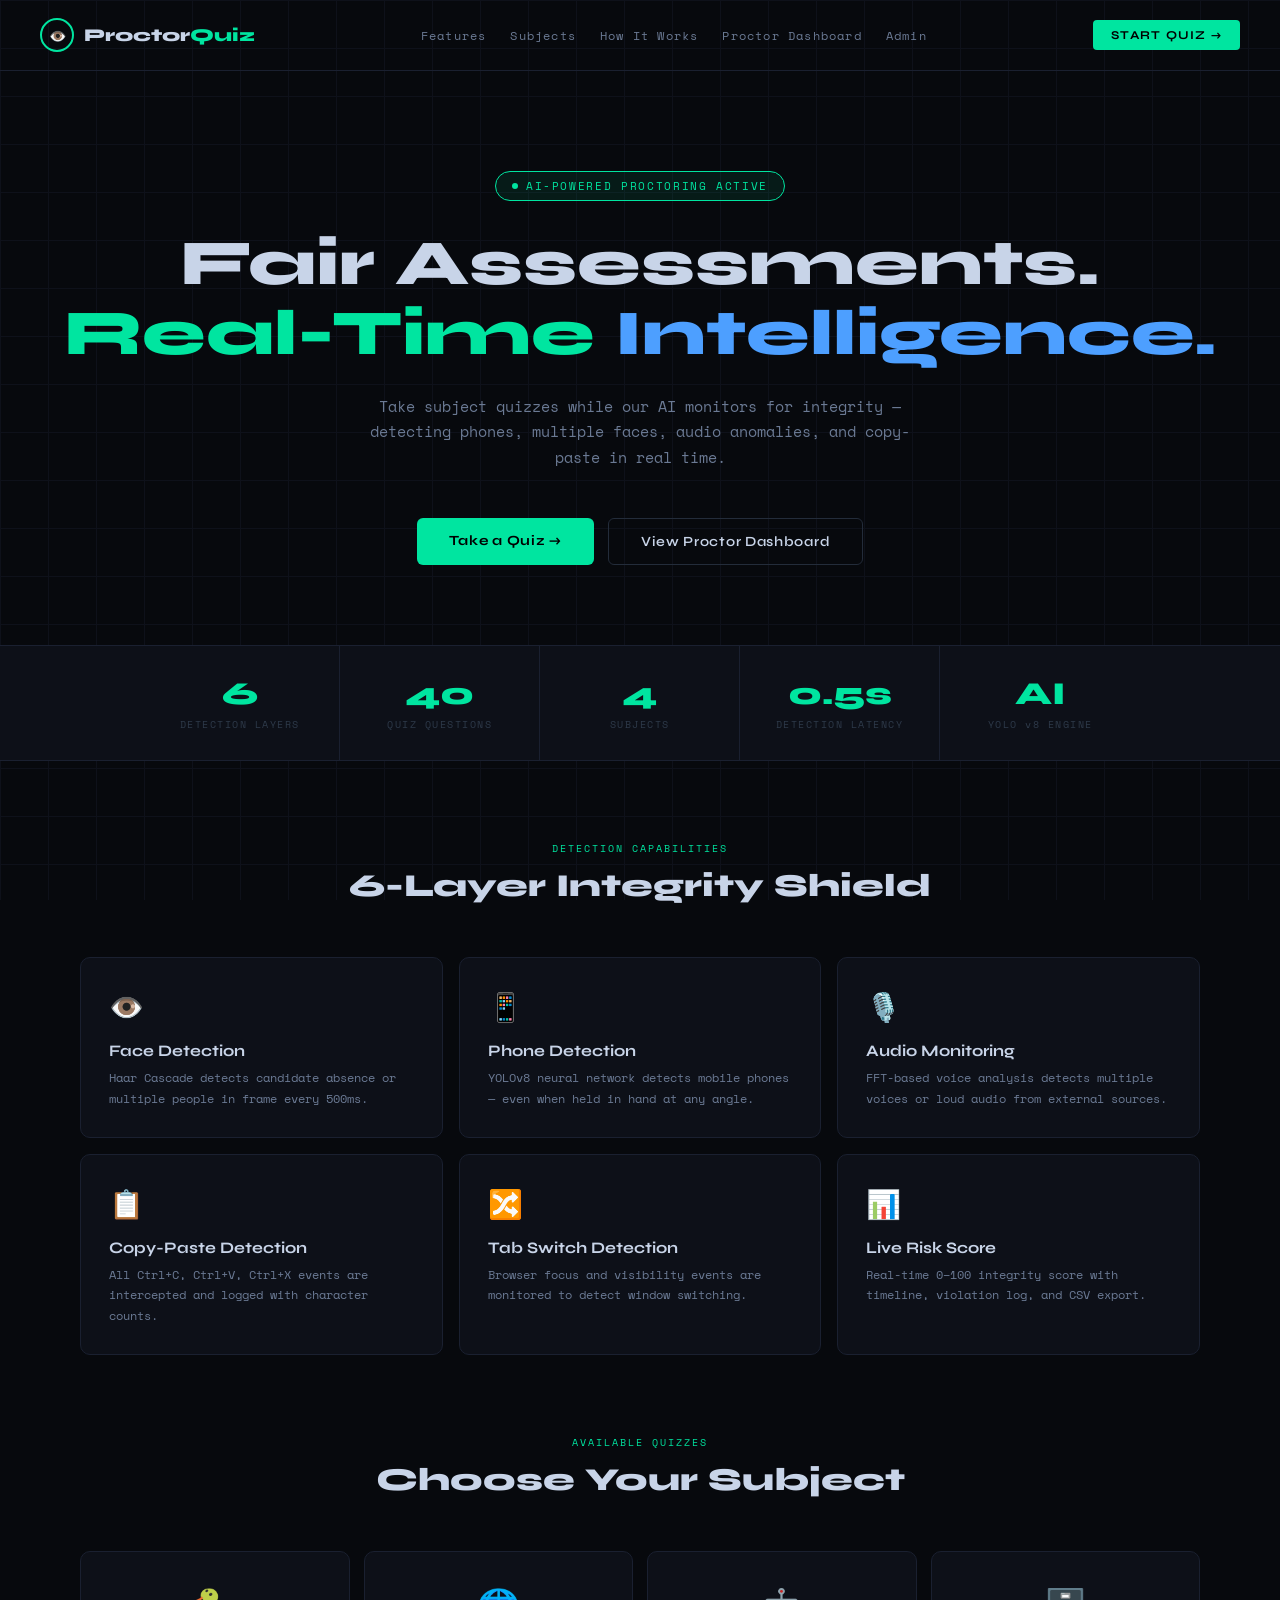
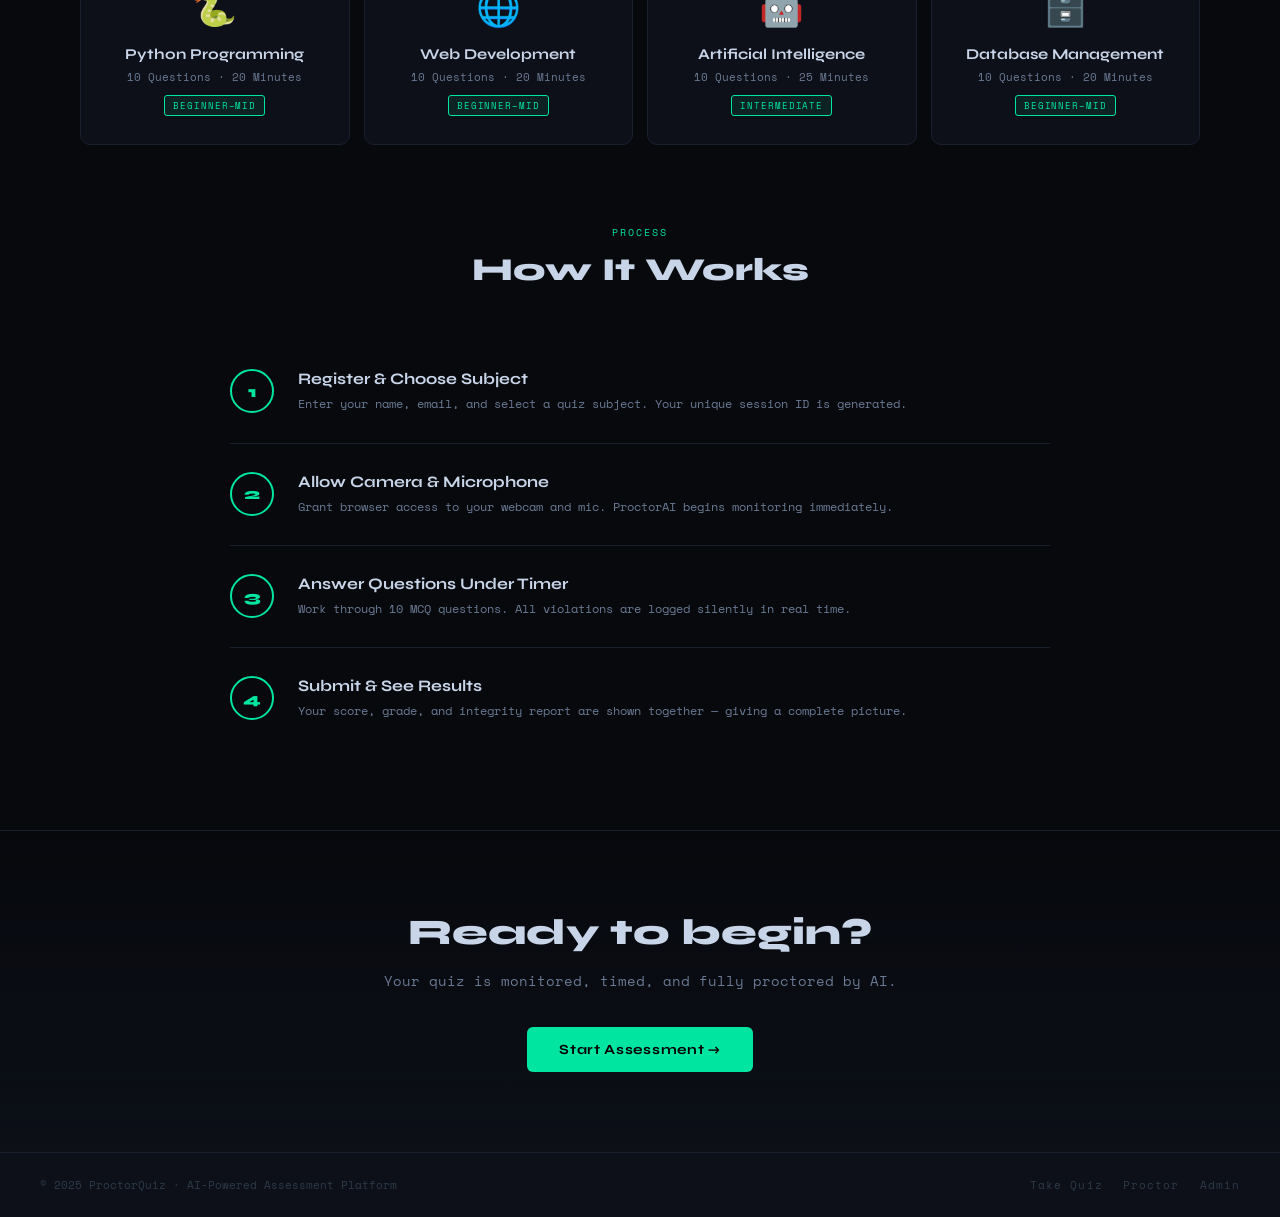
<file: landing.html>
<!DOCTYPE html>
<html lang="en">
<head>
  <meta charset="UTF-8"/>
  <meta name="viewport" content="width=device-width,initial-scale=1.0"/>
  <title>ProctorQuiz — AI-Proctored Assessment Platform</title>
  <link rel="preconnect" href="https://fonts.googleapis.com">
  <link href="https://fonts.googleapis.com/css2?family=Space+Mono:wght@400;700&family=Syne:wght@400;600;700;800&display=swap" rel="stylesheet">
  <style>
    :root{
      --bg:#07090d;--bg2:#0d1018;--bg3:#121720;
      --border:#1a2030;--border2:#232c3a;
      --text:#c8d4e8;--text2:#6b7a94;--text3:#2e3a4a;
      --green:#00e5a0;--green-dim:#00e5a015;
      --blue:#4d9fff;--blue-dim:#4d9fff15;
      --purple:#b06dff;--purple-dim:#b06dff15;
      --yellow:#ffd447;--red:#ff3b5c;
      --font-mono:'Space Mono',monospace;
      --font-sans:'Syne',sans-serif;
    }
    *{box-sizing:border-box;margin:0;padding:0;}
    body{font-family:var(--font-mono);background:var(--bg);color:var(--text);min-height:100vh;overflow-x:hidden;}

    /* grid bg */
    body::before{
      content:'';position:fixed;inset:0;z-index:0;
      background-image:linear-gradient(var(--border) 1px,transparent 1px),linear-gradient(90deg,var(--border) 1px,transparent 1px);
      background-size:48px 48px;opacity:.4;
    }

    /* NAV */
    nav{position:relative;z-index:10;display:flex;align-items:center;justify-content:space-between;padding:18px 40px;border-bottom:1px solid var(--border);}
    .nav-logo{display:flex;align-items:center;gap:10px;}
    .nav-logo-icon{width:34px;height:34px;border:2px solid var(--green);border-radius:50%;display:flex;align-items:center;justify-content:center;font-size:14px;}
    .nav-logo-text{font-family:var(--font-sans);font-weight:800;font-size:18px;}
    .nav-logo-text span{color:var(--green);}
    .nav-links{display:flex;align-items:center;gap:24px;}
    .nav-links a{color:var(--text2);text-decoration:none;font-size:12px;letter-spacing:.1em;transition:color .2s;}
    .nav-links a:hover{color:var(--green);}
    .nav-cta{background:var(--green);color:#000;font-family:var(--font-sans);font-weight:700;font-size:12px;
      padding:8px 18px;border-radius:4px;text-decoration:none;letter-spacing:.1em;transition:all .2s;}
    .nav-cta:hover{background:#00c988;transform:translateY(-1px);}

    /* HERO */
    .hero{position:relative;z-index:5;text-align:center;padding:100px 40px 80px;}
    .hero-badge{display:inline-flex;align-items:center;gap:8px;background:var(--green-dim);
      border:1px solid var(--green);border-radius:20px;padding:6px 16px;
      font-size:11px;color:var(--green);letter-spacing:.15em;margin-bottom:28px;}
    .hero-badge-dot{width:6px;height:6px;background:var(--green);border-radius:50%;animation:pulse 1.5s infinite;}
    @keyframes pulse{0%,100%{opacity:1;transform:scale(1)}50%{opacity:.5;transform:scale(1.4)}}
    h1{font-family:var(--font-sans);font-size:clamp(36px,5vw,68px);font-weight:800;line-height:1.1;margin-bottom:24px;}
    h1 .accent{color:var(--green);}
    h1 .accent2{color:var(--blue);}
    .hero-sub{font-size:15px;color:var(--text2);max-width:560px;margin:0 auto 48px;line-height:1.7;}
    .hero-btns{display:flex;gap:14px;justify-content:center;flex-wrap:wrap;}
    .btn-primary{background:var(--green);color:#000;font-family:var(--font-sans);font-weight:700;font-size:14px;
      padding:14px 32px;border-radius:6px;text-decoration:none;letter-spacing:.05em;transition:all .2s;border:none;cursor:pointer;}
    .btn-primary:hover{background:#00c988;transform:translateY(-2px);box-shadow:0 8px 24px #00e5a030;}
    .btn-secondary{background:transparent;color:var(--text);font-family:var(--font-sans);font-weight:600;font-size:14px;
      padding:14px 32px;border-radius:6px;text-decoration:none;letter-spacing:.05em;
      border:1px solid var(--border2);transition:all .2s;}
    .btn-secondary:hover{border-color:var(--text2);transform:translateY(-2px);}

    /* STATS ROW */
    .stats-row{position:relative;z-index:5;display:flex;justify-content:center;gap:0;
      border-top:1px solid var(--border);border-bottom:1px solid var(--border);
      background:var(--bg2);margin:0;}
    .stat-item{flex:1;max-width:200px;text-align:center;padding:28px 20px;border-right:1px solid var(--border);}
    .stat-item:last-child{border-right:none;}
    .stat-num{font-family:var(--font-sans);font-size:32px;font-weight:800;color:var(--green);}
    .stat-lbl{font-size:10px;color:var(--text3);letter-spacing:.15em;margin-top:4px;}

    /* FEATURES */
    .features{position:relative;z-index:5;padding:80px 40px;max-width:1200px;margin:0 auto;}
    .section-header{text-align:center;margin-bottom:52px;}
    .section-tag{font-size:10px;letter-spacing:.2em;color:var(--green);margin-bottom:10px;}
    .section-title{font-family:var(--font-sans);font-size:32px;font-weight:800;}
    .features-grid{display:grid;grid-template-columns:repeat(3,1fr);gap:16px;}
    .feature-card{background:var(--bg2);border:1px solid var(--border);border-radius:10px;padding:28px;
      transition:border-color .3s,transform .2s;}
    .feature-card:hover{border-color:var(--green);transform:translateY(-3px);}
    .fc-icon{font-size:28px;margin-bottom:14px;}
    .fc-title{font-family:var(--font-sans);font-weight:700;font-size:16px;margin-bottom:8px;}
    .fc-desc{font-size:12px;color:var(--text2);line-height:1.7;}

    /* SUBJECTS */
    .subjects{position:relative;z-index:5;padding:0 40px 80px;max-width:1200px;margin:0 auto;}
    .subjects-grid{display:grid;grid-template-columns:repeat(4,1fr);gap:14px;}
    .subject-card{background:var(--bg2);border:1px solid var(--border);border-radius:10px;
      padding:28px 20px;text-align:center;text-decoration:none;color:var(--text);
      transition:all .2s;position:relative;overflow:hidden;}
    .subject-card::before{content:'';position:absolute;inset:0;
      background:linear-gradient(135deg,var(--green-dim),transparent);opacity:0;transition:opacity .3s;}
    .subject-card:hover::before{opacity:1;}
    .subject-card:hover{border-color:var(--green);transform:translateY(-4px);box-shadow:0 12px 32px #00e5a015;}
    .sc-icon{font-size:36px;margin-bottom:12px;display:block;}
    .sc-title{font-family:var(--font-sans);font-weight:700;font-size:15px;margin-bottom:6px;}
    .sc-meta{font-size:11px;color:var(--text2);}
    .sc-badge{display:inline-block;margin-top:10px;background:var(--green-dim);color:var(--green);
      border:1px solid var(--green);border-radius:3px;font-size:9px;padding:3px 8px;letter-spacing:.1em;}

    /* HOW IT WORKS */
    .how{position:relative;z-index:5;padding:0 40px 80px;max-width:900px;margin:0 auto;}
    .steps{display:flex;flex-direction:column;gap:0;}
    .step{display:flex;gap:24px;align-items:flex-start;padding:28px 0;border-bottom:1px solid var(--border);}
    .step:last-child{border-bottom:none;}
    .step-num{width:44px;height:44px;border:2px solid var(--green);border-radius:50%;
      display:flex;align-items:center;justify-content:center;font-family:var(--font-sans);
      font-weight:800;font-size:16px;color:var(--green);flex-shrink:0;}
    .step-content h3{font-family:var(--font-sans);font-weight:700;font-size:16px;margin-bottom:6px;}
    .step-content p{font-size:12px;color:var(--text2);line-height:1.7;}

    /* CTA */
    .cta-section{position:relative;z-index:5;text-align:center;padding:80px 40px;
      background:linear-gradient(180deg,transparent,var(--bg2));border-top:1px solid var(--border);}
    .cta-section h2{font-family:var(--font-sans);font-size:36px;font-weight:800;margin-bottom:16px;}
    .cta-section p{color:var(--text2);margin-bottom:36px;font-size:14px;}

    /* FOOTER */
    footer{position:relative;z-index:5;border-top:1px solid var(--border);padding:24px 40px;
      display:flex;align-items:center;justify-content:space-between;background:var(--bg2);}
    .footer-left{font-size:11px;color:var(--text3);}
    .footer-links{display:flex;gap:20px;}
    .footer-links a{font-size:11px;color:var(--text3);text-decoration:none;letter-spacing:.1em;}
    .footer-links a:hover{color:var(--green);}

    @media(max-width:900px){
      .features-grid,.subjects-grid{grid-template-columns:1fr 1fr;}
      .stats-row{flex-wrap:wrap;}
      nav{padding:14px 20px;}
    }
    @media(max-width:600px){
      .features-grid,.subjects-grid{grid-template-columns:1fr;}
      .hero{padding:60px 20px 50px;}
      h1{font-size:32px;}
    }
  </style>
</head>
<body>

<!-- NAV -->
<nav>
  <div class="nav-logo">
    <div class="nav-logo-icon">👁️</div>
    <div class="nav-logo-text">Proctor<span>Quiz</span></div>
  </div>
  <div class="nav-links">
    <a href="#features">Features</a>
    <a href="#subjects">Subjects</a>
    <a href="#how">How It Works</a>
    <a href="/proctor">Proctor Dashboard</a>
    <a href="/admin">Admin</a>
  </div>
  <a href="/quiz/register" class="nav-cta">START QUIZ →</a>
</nav>

<!-- HERO -->
<section class="hero">
  <div class="hero-badge">
    <span class="hero-badge-dot"></span>
    AI-POWERED PROCTORING ACTIVE
  </div>
  <h1>
    Fair Assessments.<br>
    <span class="accent">Real-Time</span> <span class="accent2">Intelligence.</span>
  </h1>
  <p class="hero-sub">
    Take subject quizzes while our AI monitors for integrity — detecting phones, multiple faces, audio anomalies, and copy-paste in real time.
  </p>
  <div class="hero-btns">
    <a href="/quiz/register" class="btn-primary">Take a Quiz →</a>
    <a href="/proctor" class="btn-secondary">View Proctor Dashboard</a>
  </div>
</section>

<!-- STATS -->
<div class="stats-row">
  <div class="stat-item"><div class="stat-num">6</div><div class="stat-lbl">DETECTION LAYERS</div></div>
  <div class="stat-item"><div class="stat-num">40</div><div class="stat-lbl">QUIZ QUESTIONS</div></div>
  <div class="stat-item"><div class="stat-num">4</div><div class="stat-lbl">SUBJECTS</div></div>
  <div class="stat-item"><div class="stat-num">0.5s</div><div class="stat-lbl">DETECTION LATENCY</div></div>
  <div class="stat-item"><div class="stat-num">AI</div><div class="stat-lbl">YOLO v8 ENGINE</div></div>
</div>

<!-- FEATURES -->
<section class="features" id="features">
  <div class="section-header">
    <div class="section-tag">DETECTION CAPABILITIES</div>
    <h2 class="section-title">6-Layer Integrity Shield</h2>
  </div>
  <div class="features-grid">
    <div class="feature-card">
      <div class="fc-icon">👁️</div>
      <div class="fc-title">Face Detection</div>
      <div class="fc-desc">Haar Cascade detects candidate absence or multiple people in frame every 500ms.</div>
    </div>
    <div class="feature-card">
      <div class="fc-icon">📱</div>
      <div class="fc-title">Phone Detection</div>
      <div class="fc-desc">YOLOv8 neural network detects mobile phones — even when held in hand at any angle.</div>
    </div>
    <div class="feature-card">
      <div class="fc-icon">🎙️</div>
      <div class="fc-title">Audio Monitoring</div>
      <div class="fc-desc">FFT-based voice analysis detects multiple voices or loud audio from external sources.</div>
    </div>
    <div class="feature-card">
      <div class="fc-icon">📋</div>
      <div class="fc-title">Copy-Paste Detection</div>
      <div class="fc-desc">All Ctrl+C, Ctrl+V, Ctrl+X events are intercepted and logged with character counts.</div>
    </div>
    <div class="feature-card">
      <div class="fc-icon">🔀</div>
      <div class="fc-title">Tab Switch Detection</div>
      <div class="fc-desc">Browser focus and visibility events are monitored to detect window switching.</div>
    </div>
    <div class="feature-card">
      <div class="fc-icon">📊</div>
      <div class="fc-title">Live Risk Score</div>
      <div class="fc-desc">Real-time 0–100 integrity score with timeline, violation log, and CSV export.</div>
    </div>
  </div>
</section>

<!-- SUBJECTS -->
<section class="subjects" id="subjects">
  <div class="section-header">
    <div class="section-tag">AVAILABLE QUIZZES</div>
    <h2 class="section-title">Choose Your Subject</h2>
  </div>
  <div class="subjects-grid">
    <a href="/quiz/register?subject=python" class="subject-card">
      <span class="sc-icon">🐍</span>
      <div class="sc-title">Python Programming</div>
      <div class="sc-meta">10 Questions · 20 Minutes</div>
      <div class="sc-badge">BEGINNER–MID</div>
    </a>
    <a href="/quiz/register?subject=webdev" class="subject-card">
      <span class="sc-icon">🌐</span>
      <div class="sc-title">Web Development</div>
      <div class="sc-meta">10 Questions · 20 Minutes</div>
      <div class="sc-badge">BEGINNER–MID</div>
    </a>
    <a href="/quiz/register?subject=ai" class="subject-card">
      <span class="sc-icon">🤖</span>
      <div class="sc-title">Artificial Intelligence</div>
      <div class="sc-meta">10 Questions · 25 Minutes</div>
      <div class="sc-badge">INTERMEDIATE</div>
    </a>
    <a href="/quiz/register?subject=dbms" class="subject-card">
      <span class="sc-icon">🗄️</span>
      <div class="sc-title">Database Management</div>
      <div class="sc-meta">10 Questions · 20 Minutes</div>
      <div class="sc-badge">BEGINNER–MID</div>
    </a>
  </div>
</section>

<!-- HOW IT WORKS -->
<section class="how" id="how">
  <div class="section-header">
    <div class="section-tag">PROCESS</div>
    <h2 class="section-title">How It Works</h2>
  </div>
  <div class="steps">
    <div class="step">
      <div class="step-num">1</div>
      <div class="step-content">
        <h3>Register & Choose Subject</h3>
        <p>Enter your name, email, and select a quiz subject. Your unique session ID is generated.</p>
      </div>
    </div>
    <div class="step">
      <div class="step-num">2</div>
      <div class="step-content">
        <h3>Allow Camera & Microphone</h3>
        <p>Grant browser access to your webcam and mic. ProctorAI begins monitoring immediately.</p>
      </div>
    </div>
    <div class="step">
      <div class="step-num">3</div>
      <div class="step-content">
        <h3>Answer Questions Under Timer</h3>
        <p>Work through 10 MCQ questions. All violations are logged silently in real time.</p>
      </div>
    </div>
    <div class="step">
      <div class="step-num">4</div>
      <div class="step-content">
        <h3>Submit & See Results</h3>
        <p>Your score, grade, and integrity report are shown together — giving a complete picture.</p>
      </div>
    </div>
  </div>
</section>

<!-- CTA -->
<section class="cta-section">
  <h2>Ready to begin?</h2>
  <p>Your quiz is monitored, timed, and fully proctored by AI.</p>
  <a href="/quiz/register" class="btn-primary" style="display:inline-block;">Start Assessment →</a>
</section>

<footer>
  <div class="footer-left">© 2025 ProctorQuiz · AI-Powered Assessment Platform</div>
  <div class="footer-links">
    <a href="/quiz/register">Take Quiz</a>
    <a href="/proctor">Proctor</a>
    <a href="/admin">Admin</a>
  </div>
</footer>

</body>
</html>
</file>
